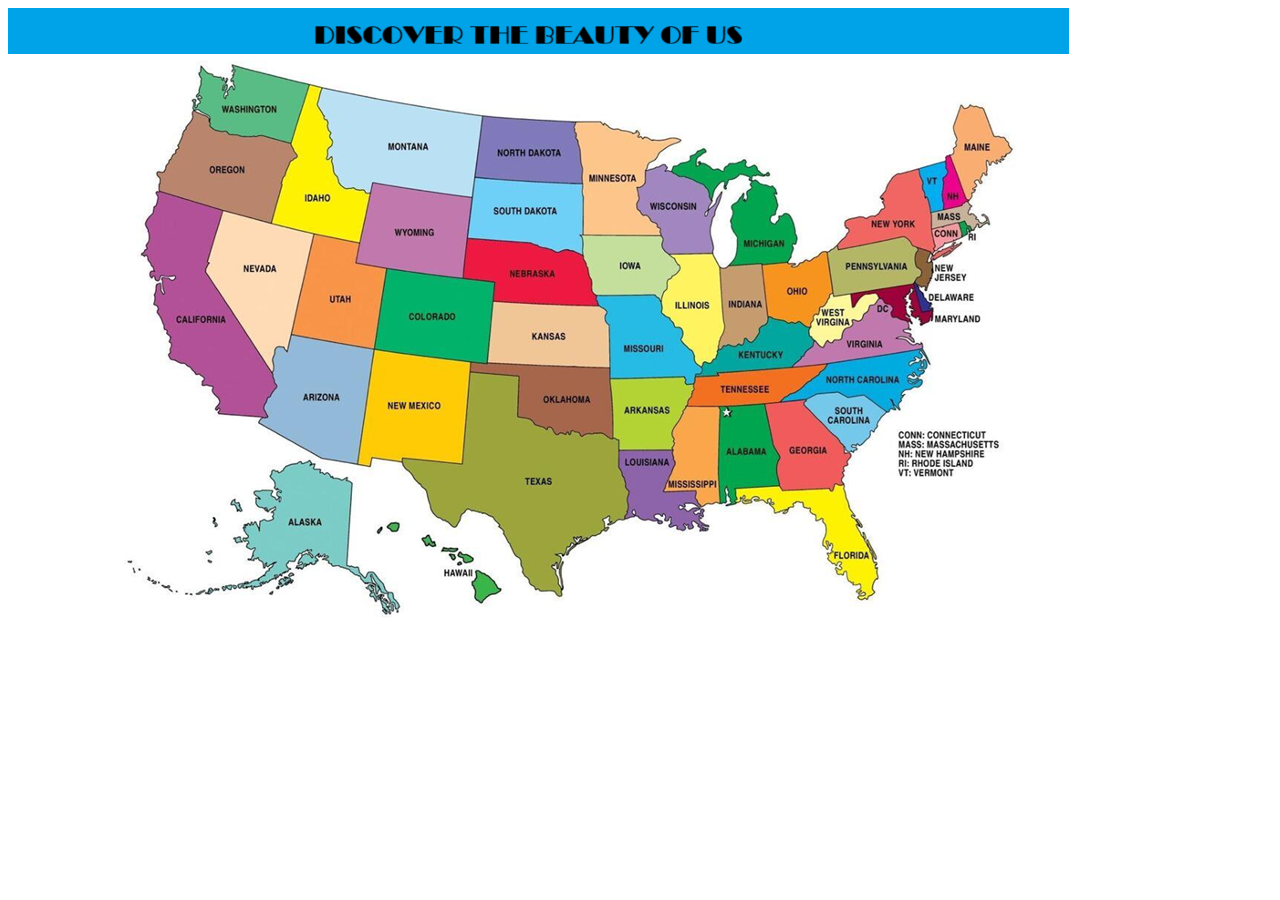
<file: index.html>
<!DOCTYPE html>
<html>
<head>
	<meta charset="utf-8">
	<meta name="viewport" content="width=device-width, initial-scale=1">
	<title>Finals_Assignment2</title>
</head>
<body>

	<img src="Pics/map.png" usemap="#workarea">

	<map name="workarea">

		
		<area shape="polygon" coords="293,244,904,236,896,227,830,239,830,236,841,221,838,214,868,208,877,199,874,188,889,167,907,162,916,188,921,218,924,239" href="newyork.html">
        <area shape="polygon" coords="774,483,819,481,824,484,828,477,836,477,867,554,863,581,866,584,851,589,853,575,845,575,829,561,814,534,817,515,808,511,796,493,784,495,768,503,763,495,728,493,729,481,770,479" href="florida.html">
		<area shape="polygon" coords="463,364,455,454,395,450,396,456,418,480,426,504,438,510,446,518,450,507,460,499,484,506,528,581,545,581,552,587,547,556,555,549,614,510,618,493,618,482,610,460,609,432,601,431,594,426,565,425,548,427,509,408,508,369" href="texas.html">
        <area shape="polygon" coords="149,184,212,203,195,260,261,367,266,377,257,389,256,407,212,404,206,379,194,374,162,347,149,280,138,215" href="california.html">
		<area shape="polygon" coords="281,133,299,76,225,58,223,78,193,59,190,65,191,80,187,100,201,107,204,118,210,121,219,122,223,125,252,127" href="washington.html">
		
        
	</map>

	
</body>
</html>
</file>
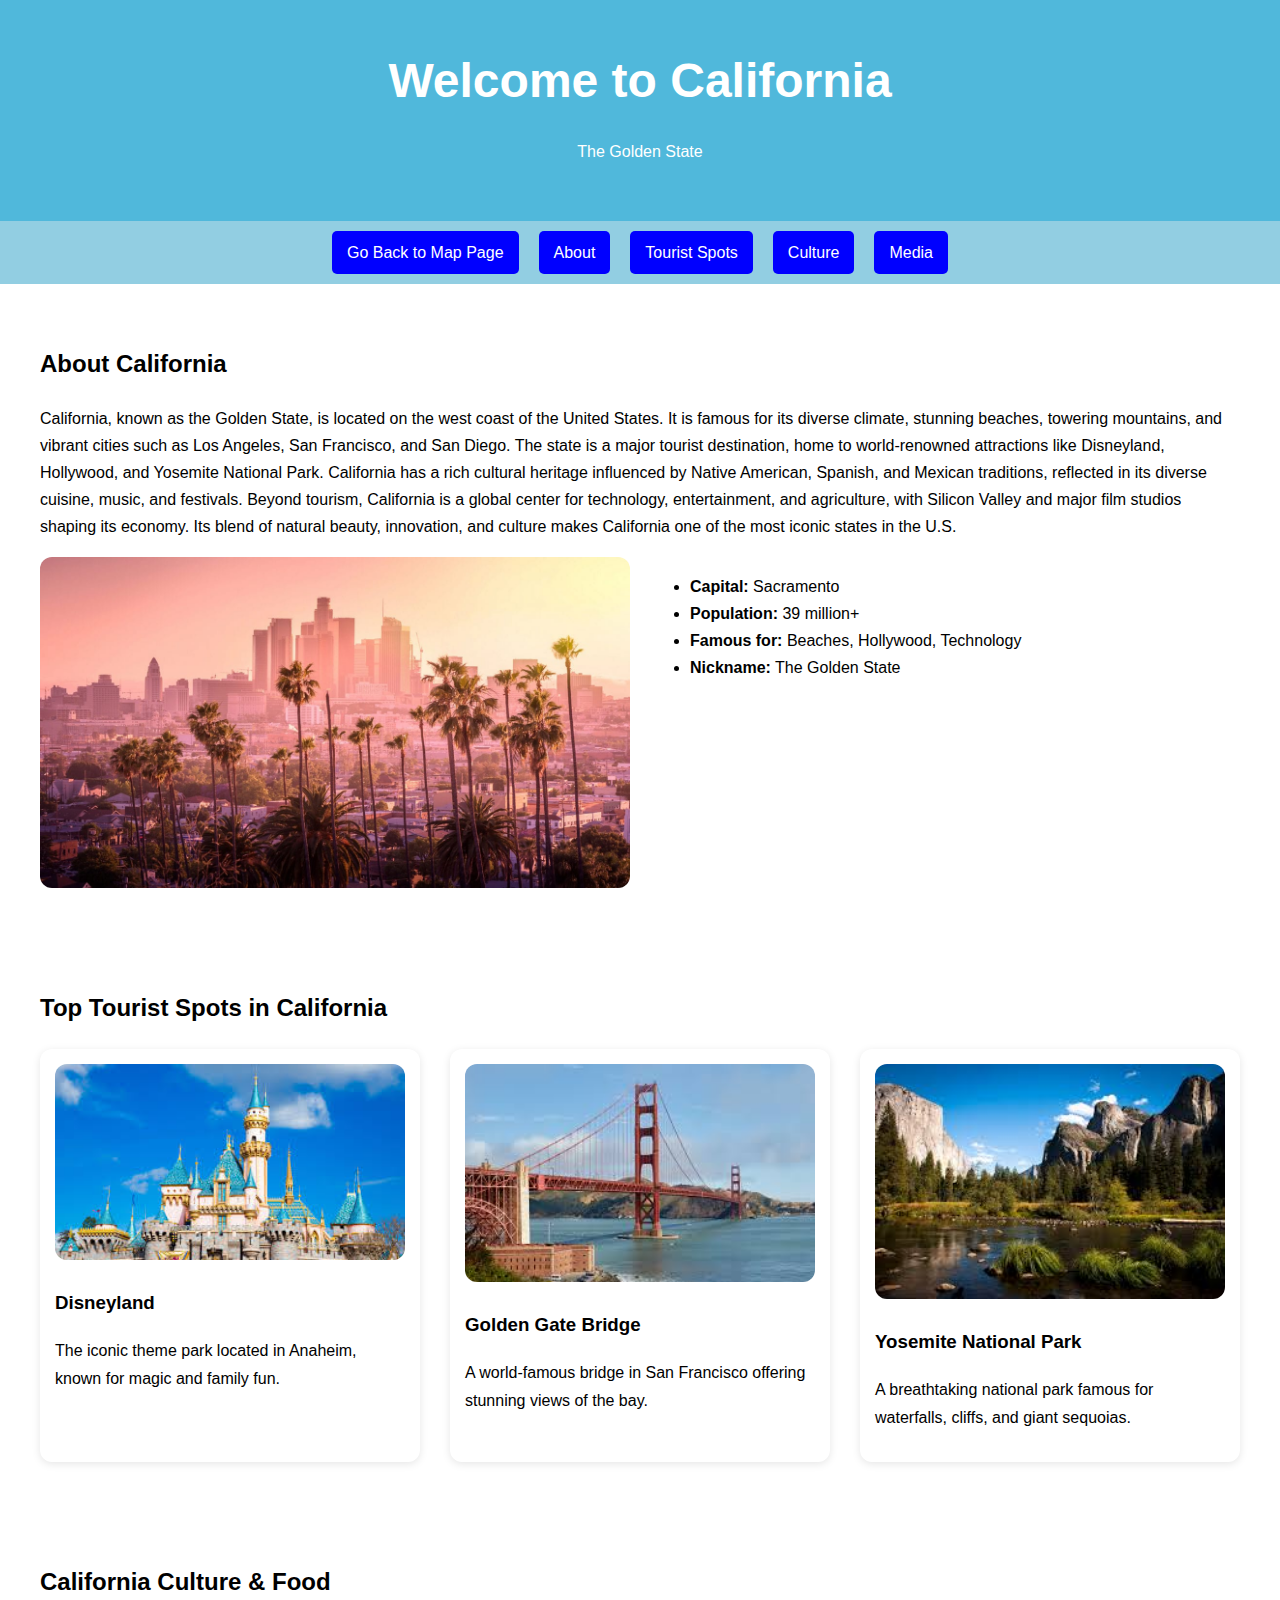
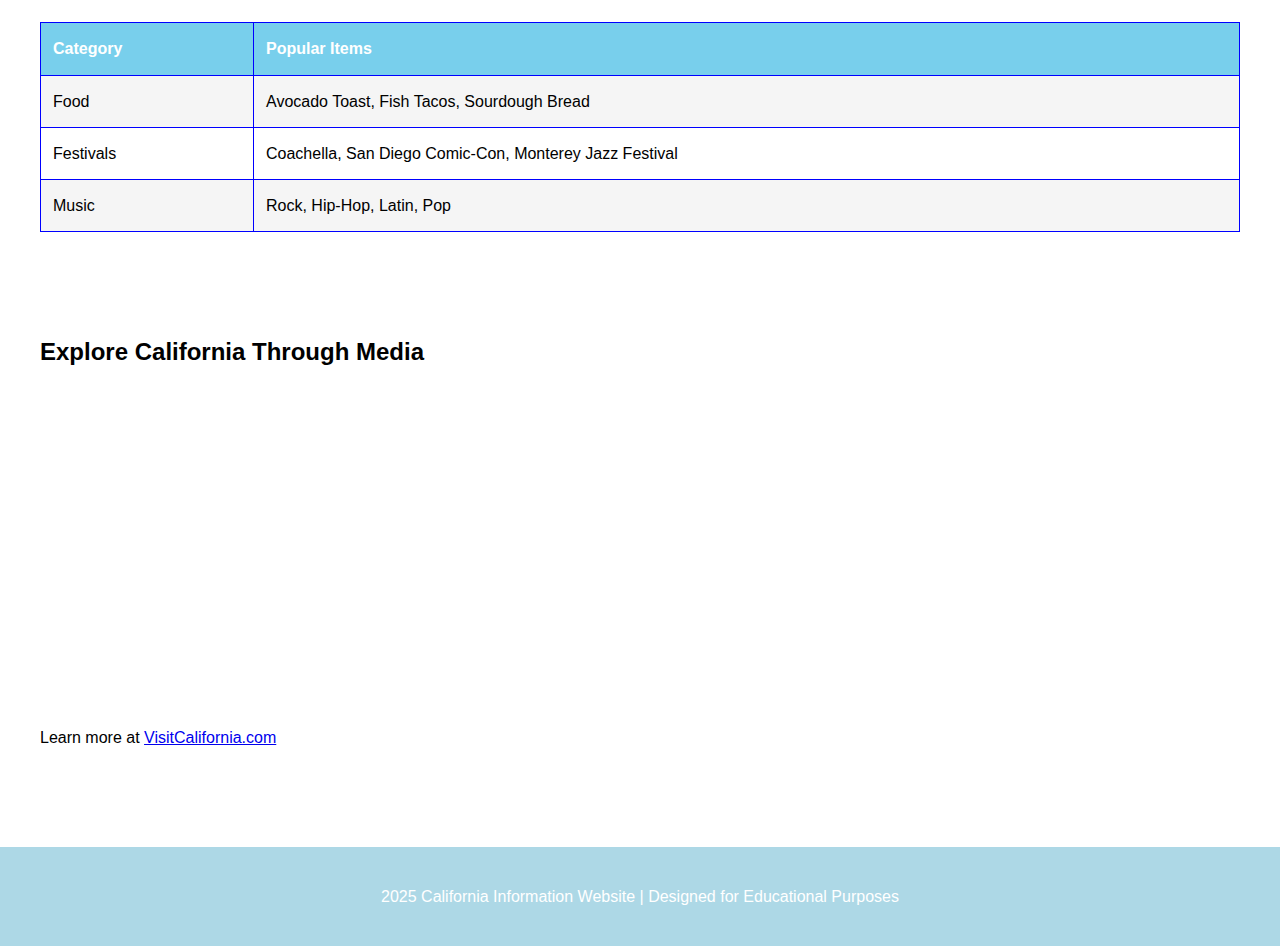
<file: california.html>
<!DOCTYPE html>
<html lang="en">
<head>
    <meta charset="UTF-8">
    <meta name="viewport" content="width=device-width, initial-scale=1.0">
    <title>Discover California</title>
    <link rel="stylesheet" href="floridaNcalifornia.css">
</head>

<body>

    <header>
        <h1>Welcome to California</h1>
        <p>The Golden State</p>
    </header>

    <nav>
        <a href="index.html">Go Back to Map Page</a>
        <a href="#about">About</a>
        <a href="#tourism">Tourist Spots</a>
        <a href="#culture">Culture</a>
        <a href="#media">Media</a>
    </nav>

    <section id="about" class="container">
        <h2>About California</h2>
        <p>
            California, known as the Golden State, is located on the west coast of the United States.
             It is famous for its diverse climate, stunning beaches, towering mountains, and vibrant 
             cities such as Los Angeles, San Francisco, and San Diego. The state is a major tourist destination,
              home to world-renowned attractions like Disneyland, Hollywood, and Yosemite National Park. California
               has a rich cultural heritage influenced by Native American, Spanish, and Mexican traditions, reflected
                in its diverse cuisine, music, and festivals. Beyond tourism, California is a global center for technology,
                 entertainment, and agriculture, with Silicon Valley and major film studios shaping its economy. Its blend of
                  natural beauty, innovation, and culture makes California one of the most iconic states in the U.S.
        </p>

        <div class="grid-2">
            <img src="Pics/california.jpg" alt="California Landscape">
            <ul>
                <li><strong>Capital:</strong> Sacramento</li>
                <li><strong>Population:</strong> 39 million+</li>
                <li><strong>Famous for:</strong> Beaches, Hollywood, Technology</li>
                <li><strong>Nickname:</strong> The Golden State</li>
            </ul>
        </div>
    </section>

    <section id="tourism" class="container">
        <h2>Top Tourist Spots in California</h2>
        <div class="grid-3">
            <div class="card">
                <img src="Pics/disneyland_california.jpg" alt="Disneyland">
                <h3>Disneyland</h3>
                <p>The iconic theme park located in Anaheim, known for magic and family fun.</p>
            </div>

            <div class="card">
                <img src="Pics/sanfrancisco_golden_gate.jpg" alt="Golden Gate Bridge">
                <h3>Golden Gate Bridge</h3>
                <p>A world-famous bridge in San Francisco offering stunning views of the bay.</p>
            </div>

            <div class="card">
                <img src="Pics/yosemite.jpg" alt="Yosemite National Park">
                <h3>Yosemite National Park</h3>
                <p>A breathtaking national park famous for waterfalls, cliffs, and giant sequoias.</p>
            </div>
        </div>
    </section>

    <section id="culture" class="container">
        <h2>California Culture & Food</h2>

        <table>
            <tr>
                <th>Category</th>
                <th>Popular Items</th>
            </tr>
            <tr>
                <td>Food</td>
                <td>Avocado Toast, Fish Tacos, Sourdough Bread</td>
            </tr>
            <tr>
                <td>Festivals</td>
                <td>Coachella, San Diego Comic-Con, Monterey Jazz Festival</td>
            </tr>
            <tr>
                <td>Music</td>
                <td>Rock, Hip-Hop, Latin, Pop</td>
            </tr>
        </table>
    </section>

    <section id="media" class="container">
        <h2>Explore California Through Media</h2>

        <div class="media-box">
            <iframe width="560" height="315" 
            src="https://www.youtube-nocookie.com/embed/VIDEO_ID_HERE"
                title="YouTube video player"
                frameborder="0"
                allow="accelerometer; autoplay; clipboard-write; encrypted-media; gyroscope; picture-in-picture; web-share"
                referrerpolicy="strict-origin-when-cross-origin"
                allowfullscreen>
            </iframe>
        </div>

        <p>Learn more at 
            <a href="https://www.visitcalifornia.com" target="_blank">VisitCalifornia.com</a>
        </p>
    </section>

    <footer>
        <p>2025 California Information Website | Designed for Educational Purposes</p>
    </footer>

</body>
</html>
</file>
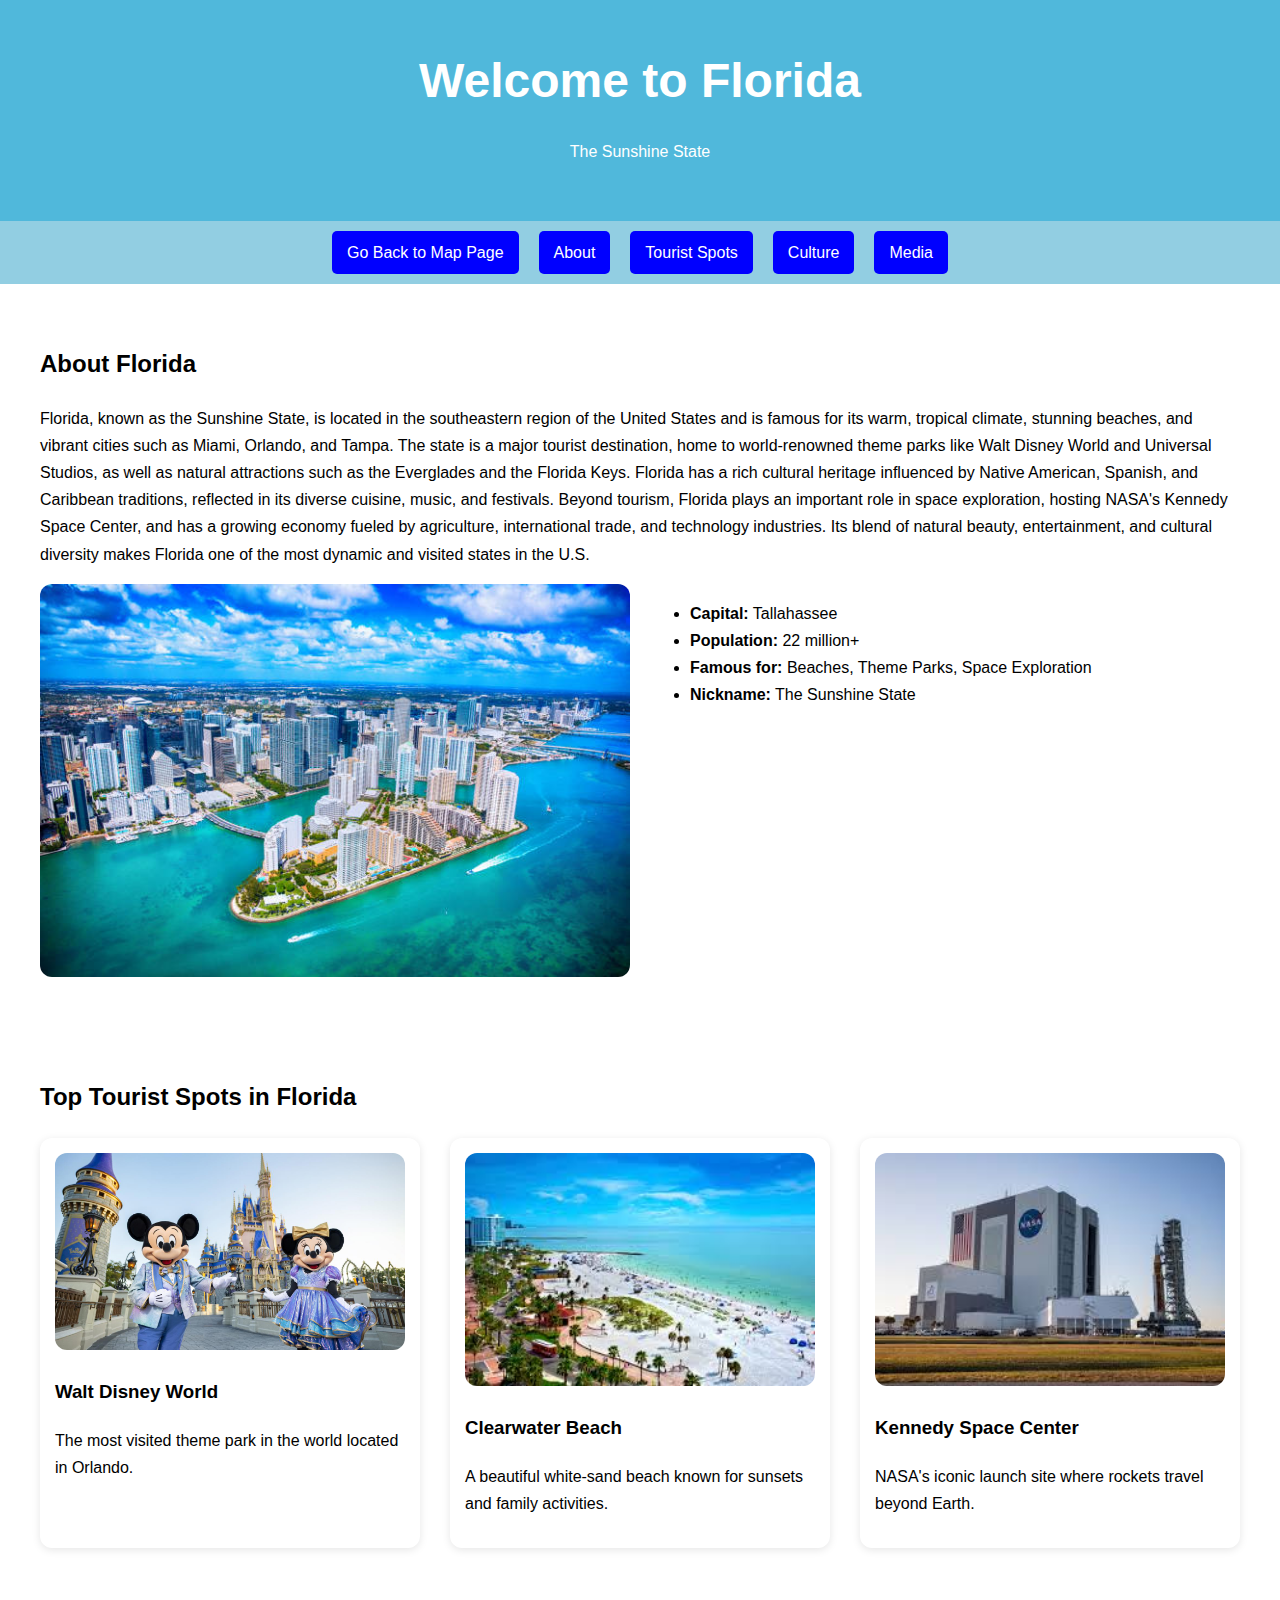
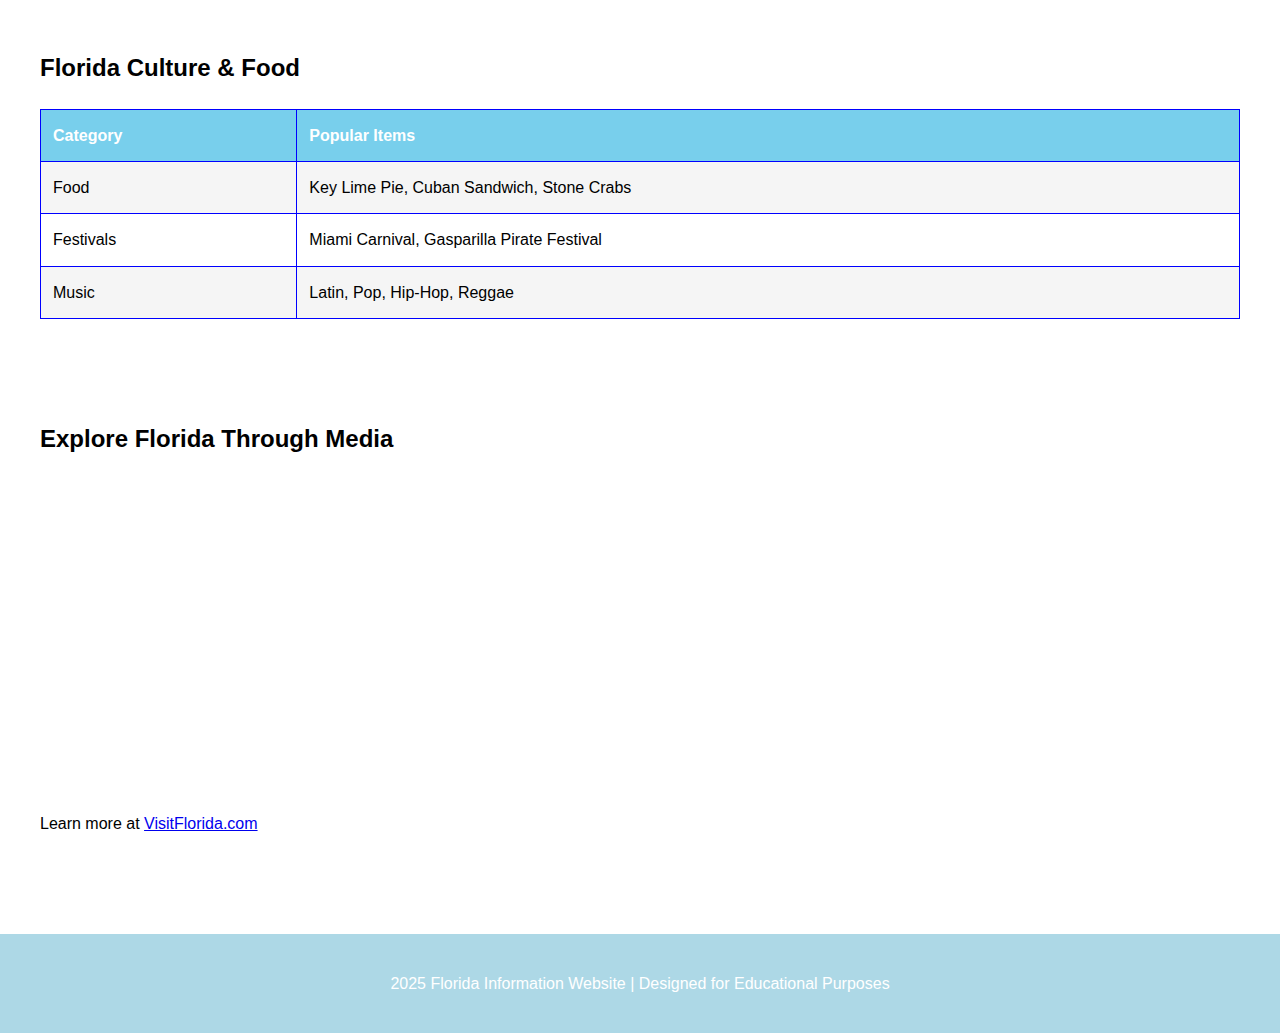
<file: florida.html>
<!DOCTYPE html>
<html lang="en">
<head>
    <meta charset="UTF-8">
    <meta name="viewport" content="width=device-width, initial-scale=1.0">
    <title>Discover Florida</title>
    <link rel="stylesheet" href="floridaNcalifornia.css">
</head>

<body>

    <header>
        <h1>Welcome to Florida</h1>
        <p>The Sunshine State</p>
    </header>

    <nav>
        <a href="index.html">Go Back to Map Page</a>
        <a href="#about">About</a>
        <a href="#tourism">Tourist Spots</a>
        <a href="#culture">Culture</a>
        <a href="#media">Media</a>
    </nav>

    <section id="about" class="container">
        <h2>About Florida</h2>
        <p>
            Florida, known as the Sunshine State, is located in the southeastern region of the
             United States and is famous for its warm, tropical climate, stunning beaches, and
              vibrant cities such as Miami, Orlando, and Tampa. The state is a major tourist
               destination, home to world-renowned theme parks like Walt Disney World and Universal
                Studios, as well as natural attractions such as the Everglades and the Florida Keys.
                 Florida has a rich cultural heritage influenced by Native American, Spanish, and Caribbean
                  traditions, reflected in its diverse cuisine, music, and festivals. Beyond tourism, Florida
                  plays an important role in space exploration, hosting NASA's Kennedy Space Center, and has a
                   growing economy fueled by agriculture, international trade, and technology industries. Its blend of
                    natural beauty, entertainment, and cultural diversity makes Florida one of the most dynamic and
                     visited states in the U.S.
        </p>

        <div class="grid-2">
            <img src="Pics/florida.jpg" alt="Miami Skyline">
            <ul>
                <li><strong>Capital:</strong> Tallahassee</li>
                <li><strong>Population:</strong> 22 million+</li>
                <li><strong>Famous for:</strong> Beaches, Theme Parks, Space Exploration</li>
                <li><strong>Nickname:</strong> The Sunshine State</li>
            </ul>
        </div>
    </section>

    <section id="tourism" class="container">
        <h2>Top Tourist Spots in Florida</h2>
        <div class="grid-3">
            <div class="card">
                <img src="Pics/Disneyworldflorida.jpeg" alt="Disney World">
                <h3>Walt Disney World</h3>
                <p>The most visited theme park in the world located in Orlando.</p>
            </div>

            <div class="card">
                <img src="Pics/clearwaterflorida.jpg" alt="Clearwater Beach">
                <h3>Clearwater Beach</h3>
                <p>A beautiful white-sand beach known for sunsets and family activities.</p>
            </div>

            <div class="card">
                <img src="Pics/NASAFLORIDA.jpg" alt="NASA Kennedy Space Center">
                <h3>Kennedy Space Center</h3>
                <p>NASA's iconic launch site where rockets travel beyond Earth.</p>
            </div>
        </div>
    </section>

    <section id="culture" class="container">
        <h2>Florida Culture & Food</h2>

        <table>
            <tr>
                <th>Category</th>
                <th>Popular Items</th>
            </tr>
            <tr>
                <td>Food</td>
                <td>Key Lime Pie, Cuban Sandwich, Stone Crabs</td>
            </tr>
            <tr>
                <td>Festivals</td>
                <td>Miami Carnival, Gasparilla Pirate Festival</td>
            </tr>
            <tr>
                <td>Music</td>
                <td>Latin, Pop, Hip-Hop, Reggae</td>
            </tr>
        </table>
    </section>

    <section id="media" class="container">
        <h2>Explore Florida Through Media</h2>

        <div class="media-box">
            <iframe width="560" height="315" 
            src="https://www.youtube-nocookie.com/embed/Scxs7L0vhZ4"
                title="YouTube video player"
                frameborder="0"
                allow="accelerometer; autoplay; clipboard-write; encrypted-media; gyroscope; picture-in-picture; web-share"
                referrerpolicy="strict-origin-when-cross-origin"
                allowfullscreen>
            </iframe>
        </div>

        <p>Learn more at 
            <a href="https://www.visitflorida.com" target="_blank">VisitFlorida.com</a>
        </p>
    </section>

    <footer>
        <p>2025 Florida Information Website | Designed for Educational Purposes</p>
    </footer>

</body>
</html>
</file>
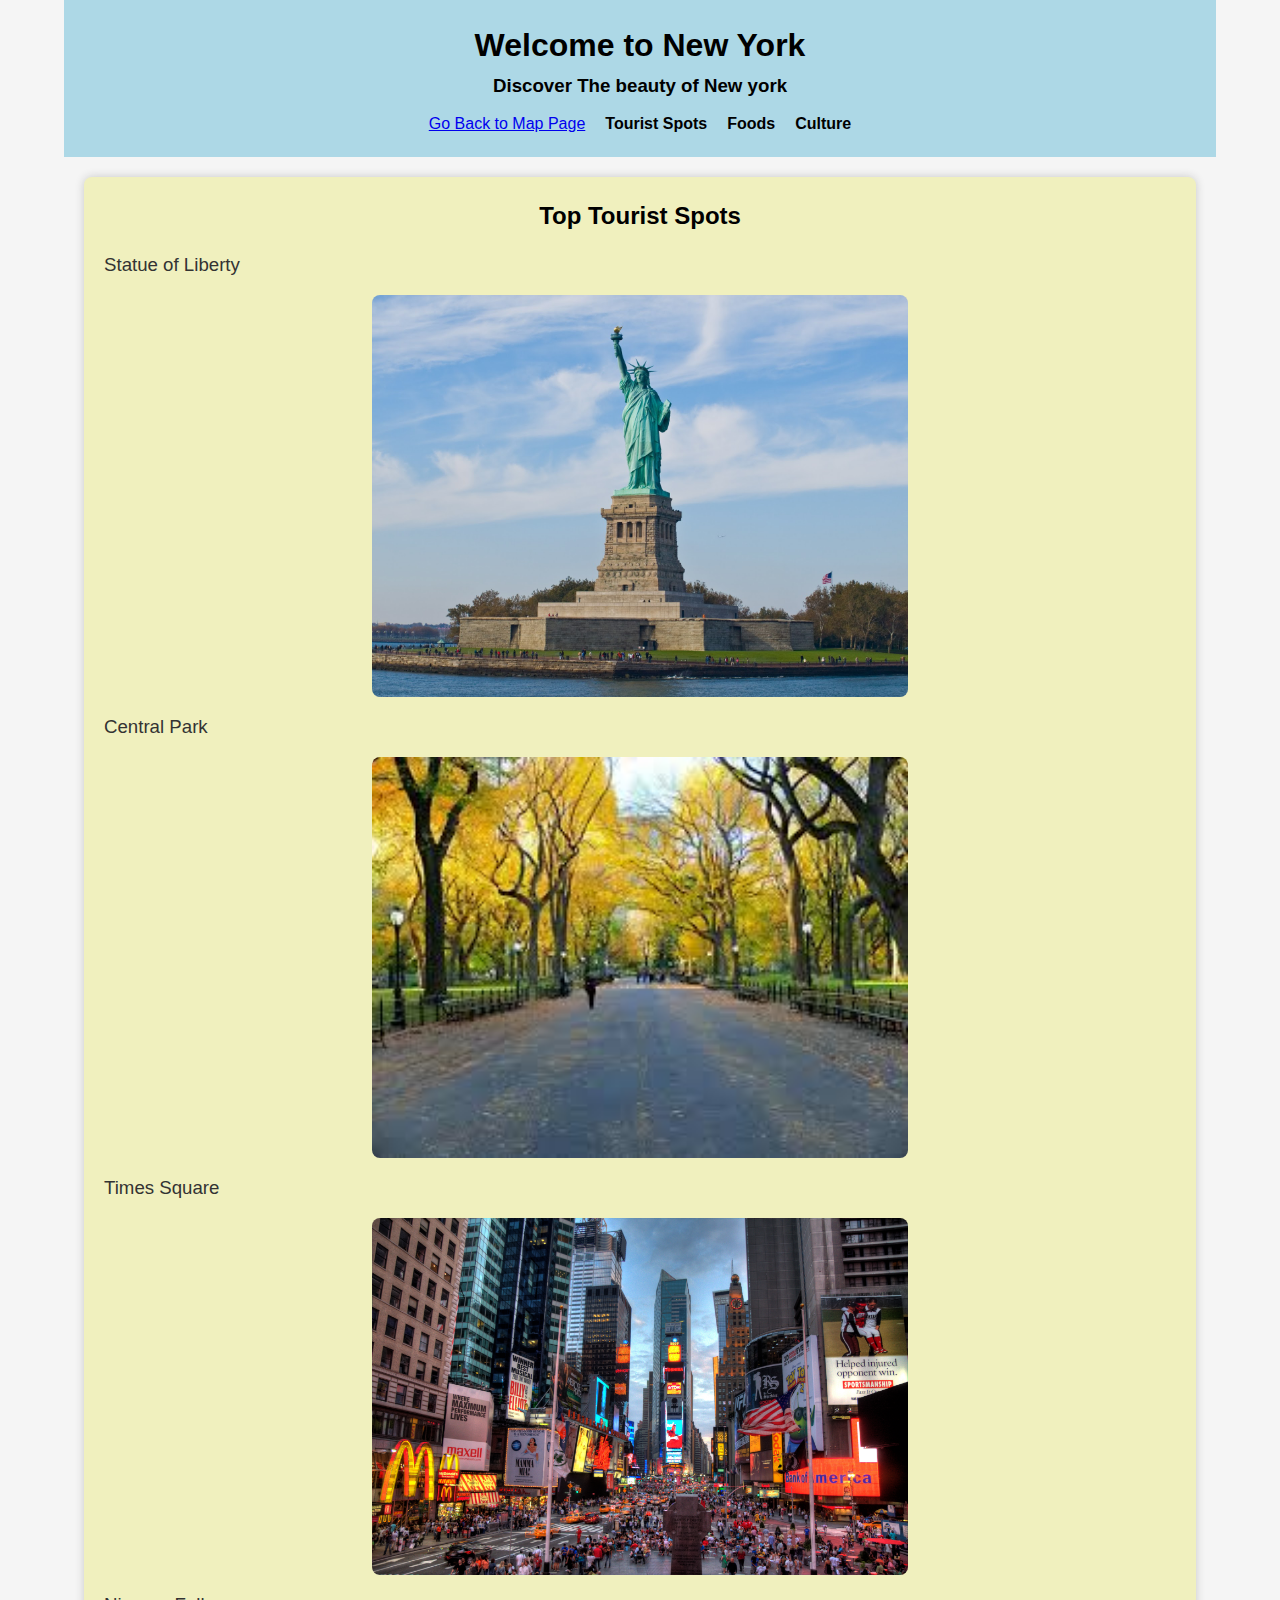
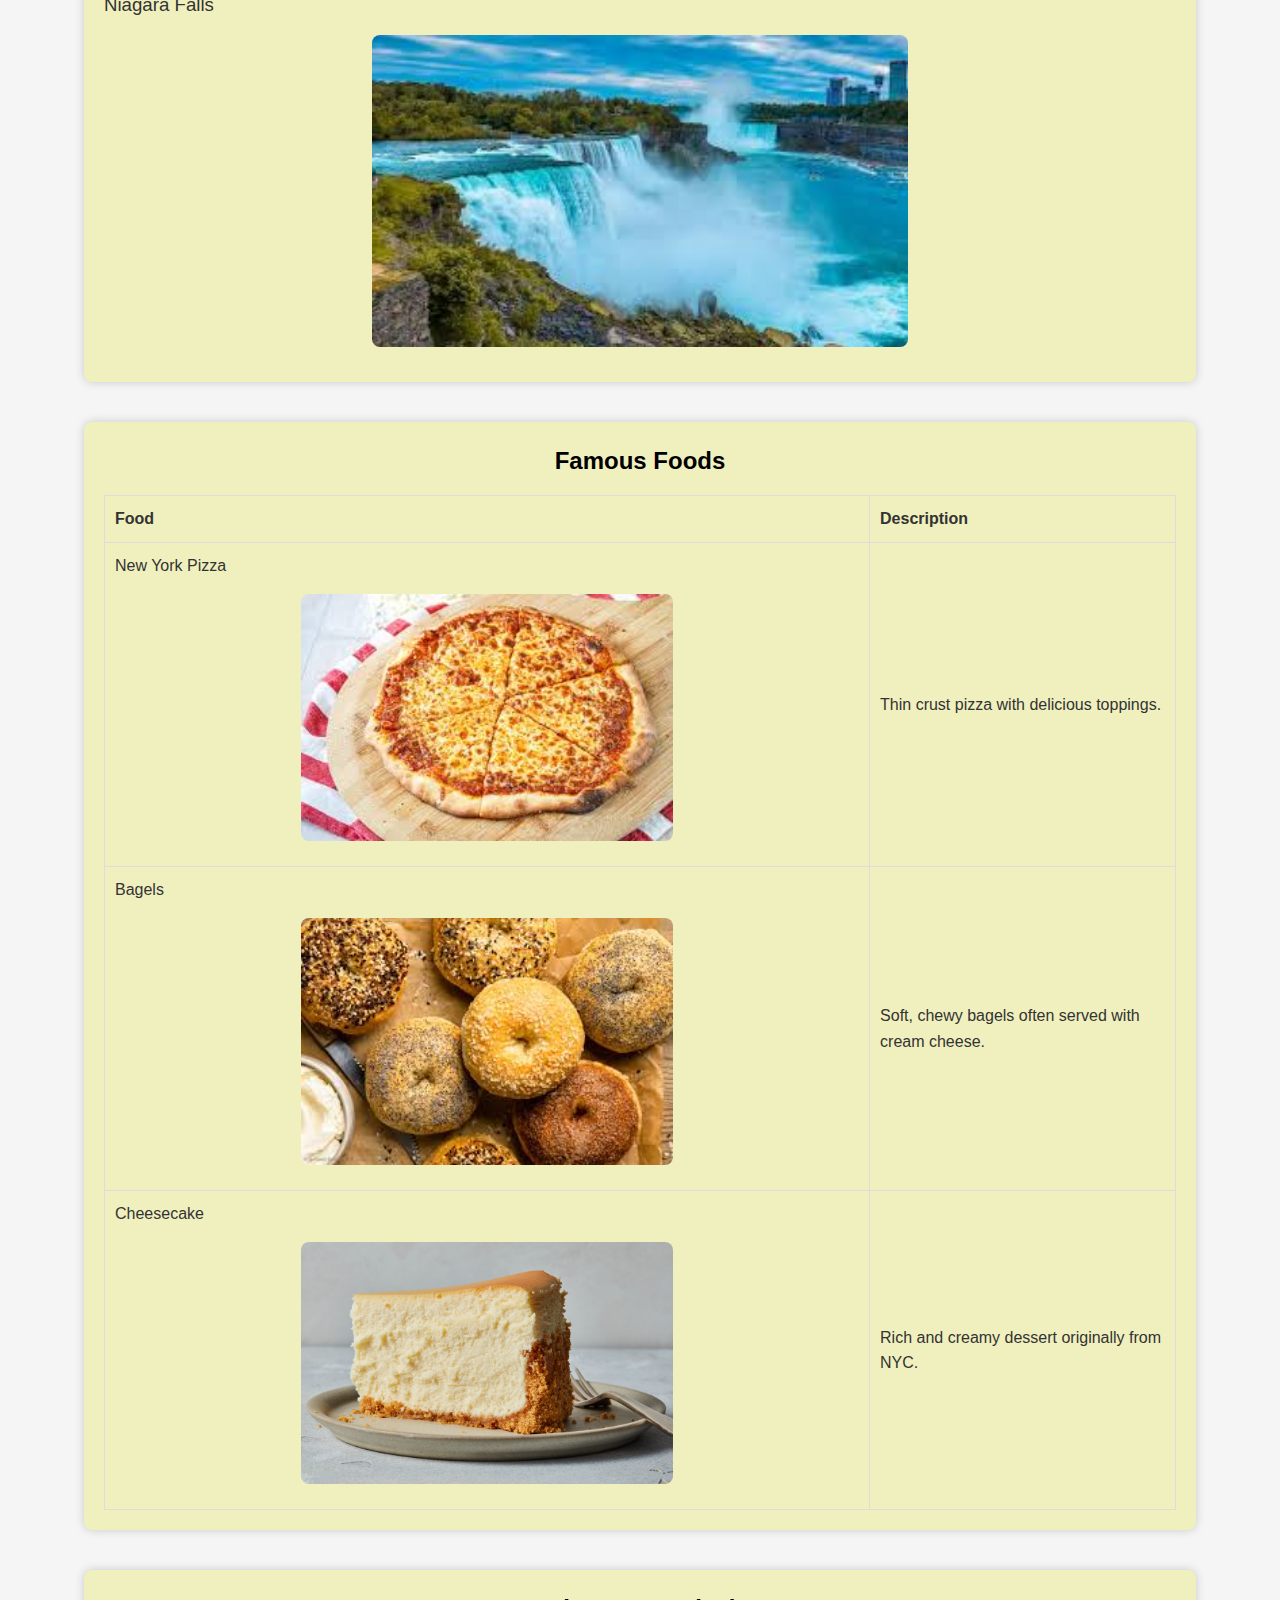
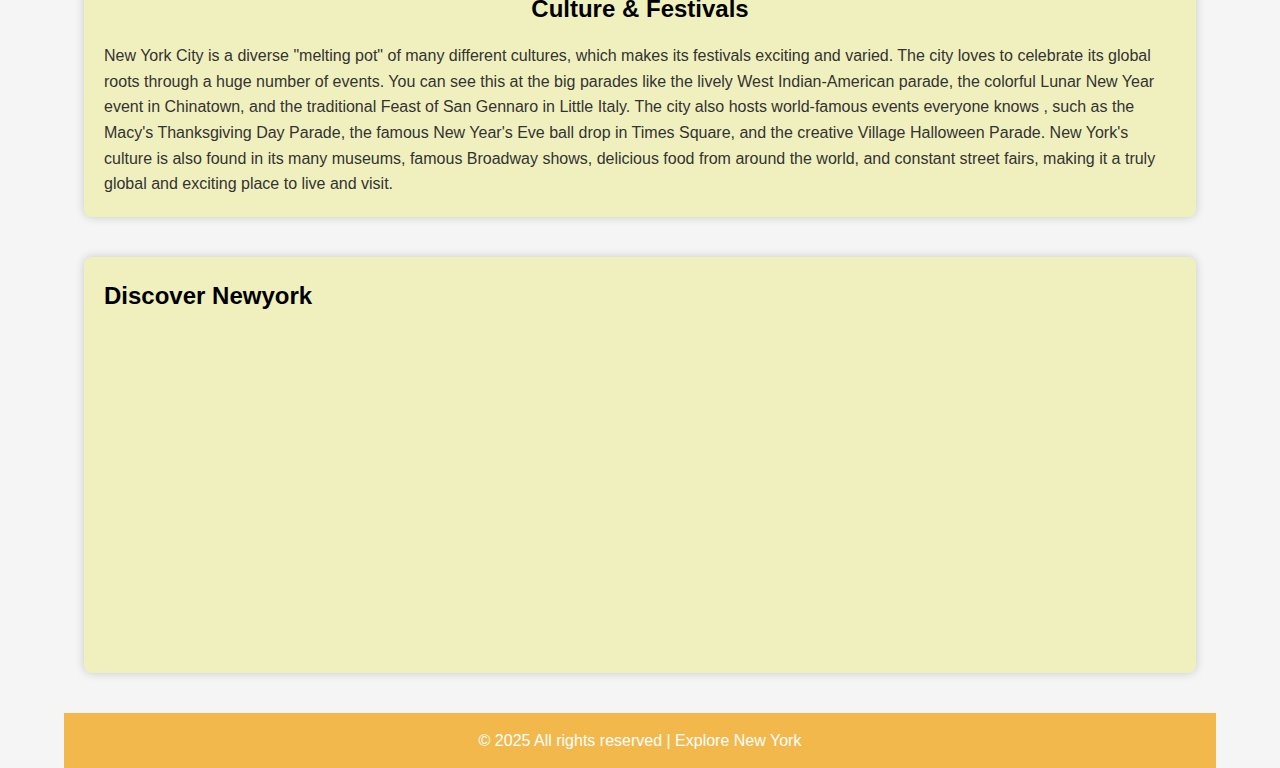
<file: newyork.html>
<!DOCTYPE html>
<html lang="en">
<head>
    <meta charset="UTF-8">
    <meta name="viewport" content="width=device-width, initial-scale=1.0">
    <title>New York State</title>
    <link rel="stylesheet" href="style.css">
</head>
<body>
    <header>
        <h1>Welcome to New York</h1>
        <h3>Discover The beauty of New york</h3>
        
        <nav>
            <ul>
                <a href="index.html">Go Back to Map Page</a>
                <li><a href="#tourist-spots">Tourist Spots</a></li>
                <li><a href="#foods">Foods</a></li>
                <li><a href="#culture">Culture</a></li>
                
            </ul>
        </nav>
    </header>
  

    <main class="container">
       
        <section id="tourist-spots">
            <h2 class="h2">Top Tourist Spots</h2>
            <ul>
                <li>Statue of Liberty</li>
                <img src="Pics/Statue_of_Liberty,_NY.jpg" alt="Statue of liberty">
                <li>Central Park</li>
                <img src="Pics/ny.jpg" alt="Central Park">
                <li>Times Square</li>
                  <img src="Pics/Timesquare.jpg" alt="Timesquare">
                <li>Niagara Falls</li>
                  <img src="Pics/niagara.jpg" alt="Niagara">
            </ul>
        </section>

        
        <section id="foods">
            <h2 class="h2">Famous Foods</h2>
            <table>
                <tr>
                    <th>Food</th>
                    <th>Description</th>
                </tr>
                <tr>
                    <td>New York Pizza
                        <img src="Pics/pizza.jpg" alt="pizza">
                    </td>
                    <td>Thin crust pizza with delicious toppings.</td>
                </tr>
                <tr>
                    <td>Bagels
                        <img src="Pics/bagels.jpg" alt="bagels">
                    </td>
                    <td>Soft, chewy bagels often served with cream cheese.</td>
                </tr>
                <tr>
                    <td>Cheesecake
                        <img src="Pics/cheesecake.jpg" alt="cheesecake">
                    </td>
                    <td>Rich and creamy dessert originally from NYC.</td>
                </tr>
            </table>
        </section>

        
        <section id="culture">
            <h2 class="h2">Culture & Festivals</h2>
            <p>New York City is a diverse "melting pot" of many different cultures, which makes its festivals exciting and varied.
                 The city loves to celebrate its global roots through a huge number of events.
                 You can see this at the big parades like the lively West Indian-American parade, the colorful Lunar New Year event in
                 Chinatown, and the traditional Feast of San Gennaro in Little Italy. The city also hosts world-famous events everyone knows
                 , such as the Macy's Thanksgiving Day Parade, the famous New Year's Eve ball drop in Times Square, and the creative Village Halloween Parade. 
                 New York's culture is also found in its many museums, famous Broadway shows, delicious food from around the world, and constant street fairs, 
                 making it a truly global and exciting place to live and visit.
    </p>
        </section> 
        <section id="discover">
            <h2>Discover Newyork</h2>
          <iframe width="560" height="315" src="https://www.youtube.com/embed/r4znxBN9fmY?si=jcSNImooiFuqpvX8" title="YouTube video player" frameborder="0" allow="accelerometer; autoplay; clipboard-write; encrypted-media; gyroscope; picture-in-picture; web-share" referrerpolicy="strict-origin-when-cross-origin" allowfullscreen></iframe>
</iframe>

        </section>
    </main>

    <footer>
        <p>&copy; 2025 All rights reserved | Explore New York</p>
    </footer>
</body>
</html>
</file>
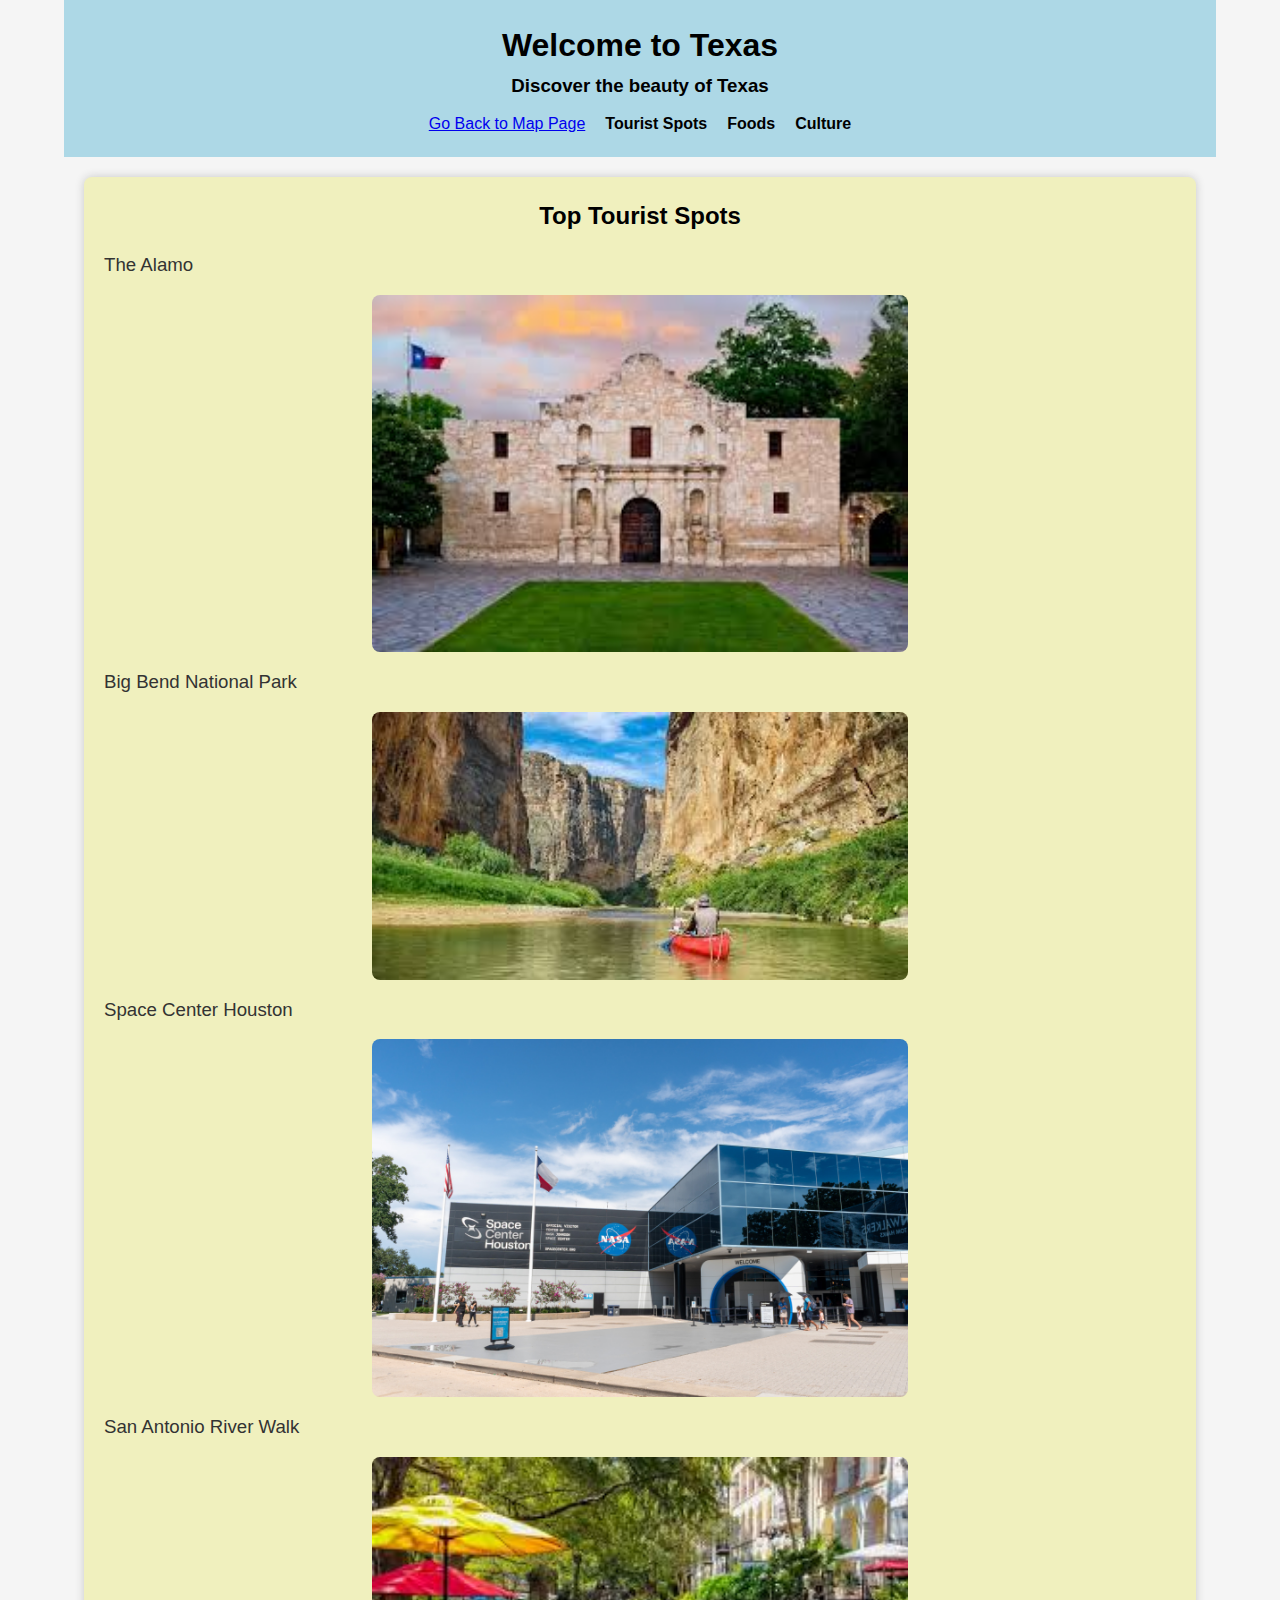
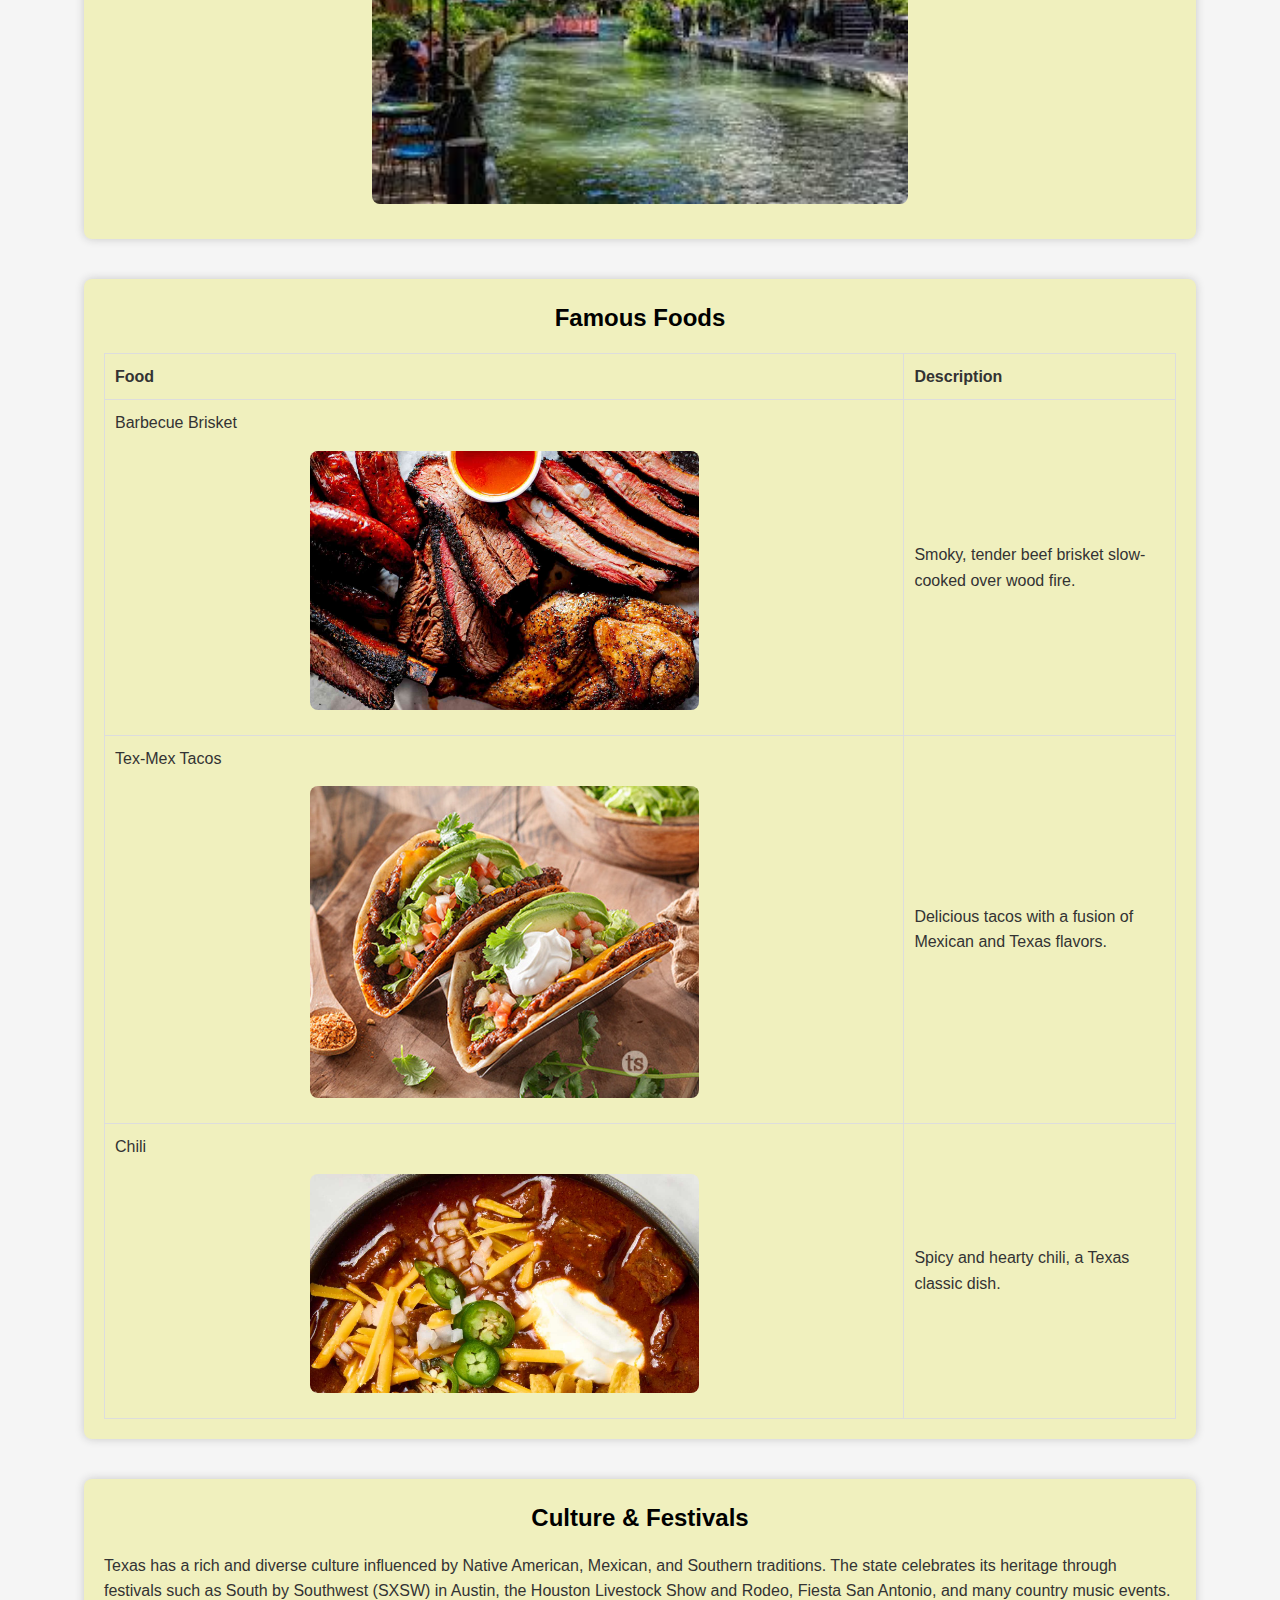
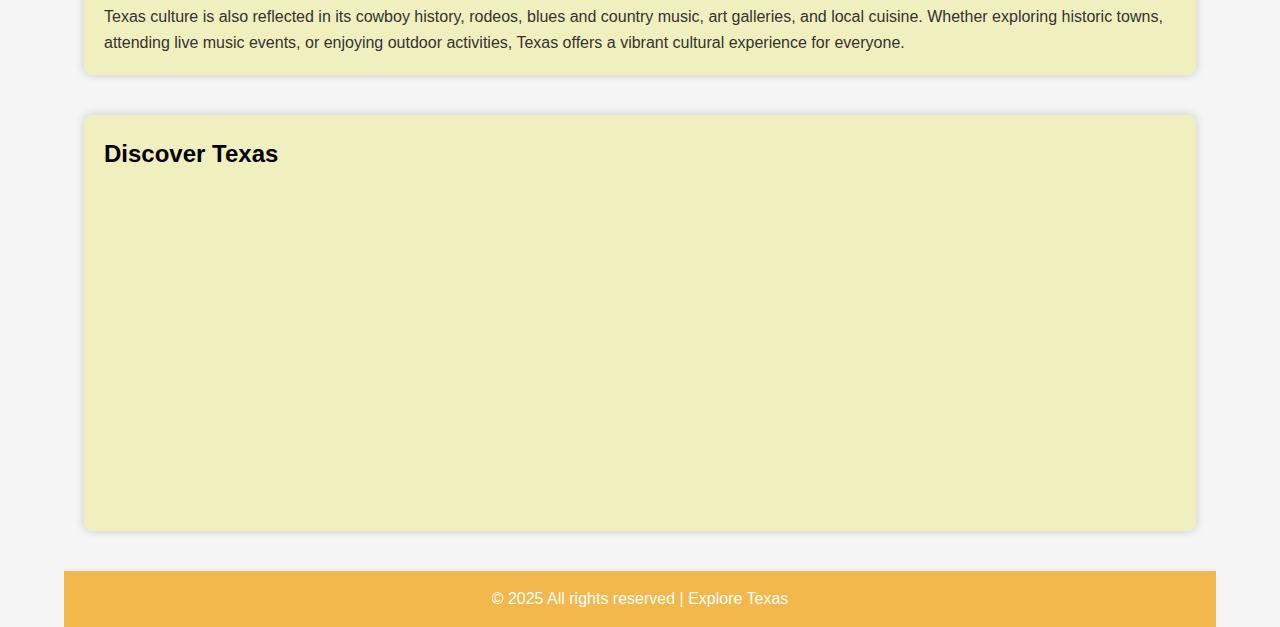
<file: texas.html>
<!DOCTYPE html>
<html lang="en">
<head>
    <meta charset="UTF-8">
    <meta name="viewport" content="width=device-width, initial-scale=1.0">
    <title>Texas State</title>
    <link rel="stylesheet" href="style.css">
</head>
<body>
    <header>
        <h1>Welcome to Texas</h1>
        <h3>Discover the beauty of Texas</h3>
        
        <nav>
            <ul>
                <a href="index.html">Go Back to Map Page</a>
                <li><a href="#tourist-spots">Tourist Spots</a></li>
                <li><a href="#foods">Foods</a></li>
                <li><a href="#culture">Culture</a></li>
            </ul>
        </nav>
    </header>
  

    <main class="container">
       
        <section id="tourist-spots">
            <h2 class="h2">Top Tourist Spots</h2>
            <ul>
                <li>The Alamo</li>
                <img src="Pics/alamotexas.jpg" alt="The Alamo">
                <li>Big Bend National Park</li>
                <img src="Pics/Bendtexas.jpg" alt="Big Bend National Park">
                <li>Space Center Houston</li>
                <img src="Pics/spacetexas.jpg" alt="Space Center Houston">
                <li>San Antonio River Walk</li>
                <img src="Pics/sanantoniotexas.jpg" alt="San Antonio River Walk">
            </ul>
        </section>

        
        <section id="foods">
            <h2 class="h2">Famous Foods</h2>
            <table>
                <tr>
                    <th>Food</th>
                    <th>Description</th>
                </tr>
                <tr>
                    <td>Barbecue Brisket
                        <img src="Pics/brisket.jpg" alt="Brisket">
                    </td>
                    <td>Smoky, tender beef brisket slow-cooked over wood fire.</td>
                </tr>
                <tr>
                    <td>Tex-Mex Tacos
                        <img src="Pics/tacos.jpg" alt="Tex-Mex Tacos">
                    </td>
                    <td>Delicious tacos with a fusion of Mexican and Texas flavors.</td>
                </tr>
                <tr>
                    <td>Chili
                        <img src="Pics/chili.jpg" alt="Chili">
                    </td>
                    <td>Spicy and hearty chili, a Texas classic dish.</td>
                </tr>
            </table>
        </section>

        
        <section id="culture">
            <h2 class="h2">Culture & Festivals</h2>
            <p>
                Texas has a rich and diverse culture influenced by Native American, Mexican, and Southern traditions. 
                The state celebrates its heritage through festivals such as South by Southwest (SXSW) in Austin, the Houston Livestock Show and Rodeo, 
                Fiesta San Antonio, and many country music events. Texas culture is also reflected in its cowboy history, rodeos, blues and country music, 
                art galleries, and local cuisine. Whether exploring historic towns, attending live music events, or enjoying outdoor activities, 
                Texas offers a vibrant cultural experience for everyone.
            </p>
        </section> 

        <section id="discover">
            <h2>Discover Texas</h2>
            <iframe width="560" height="315" 
                src="https://www.youtube-nocookie.com/embed/t1h0EYI3L9Q" 
                title="Texas Travel Video" frameborder="0" 
                allow="accelerometer; autoplay; clipboard-write; encrypted-media; gyroscope; picture-in-picture; web-share" 
                referrerpolicy="strict-origin-when-cross-origin" allowfullscreen>
            </iframe>
        </section>
    </main>

    <footer>
        <p>&copy; 2025 All rights reserved | Explore Texas</p>
    </footer>
</body>
</html>
</file>
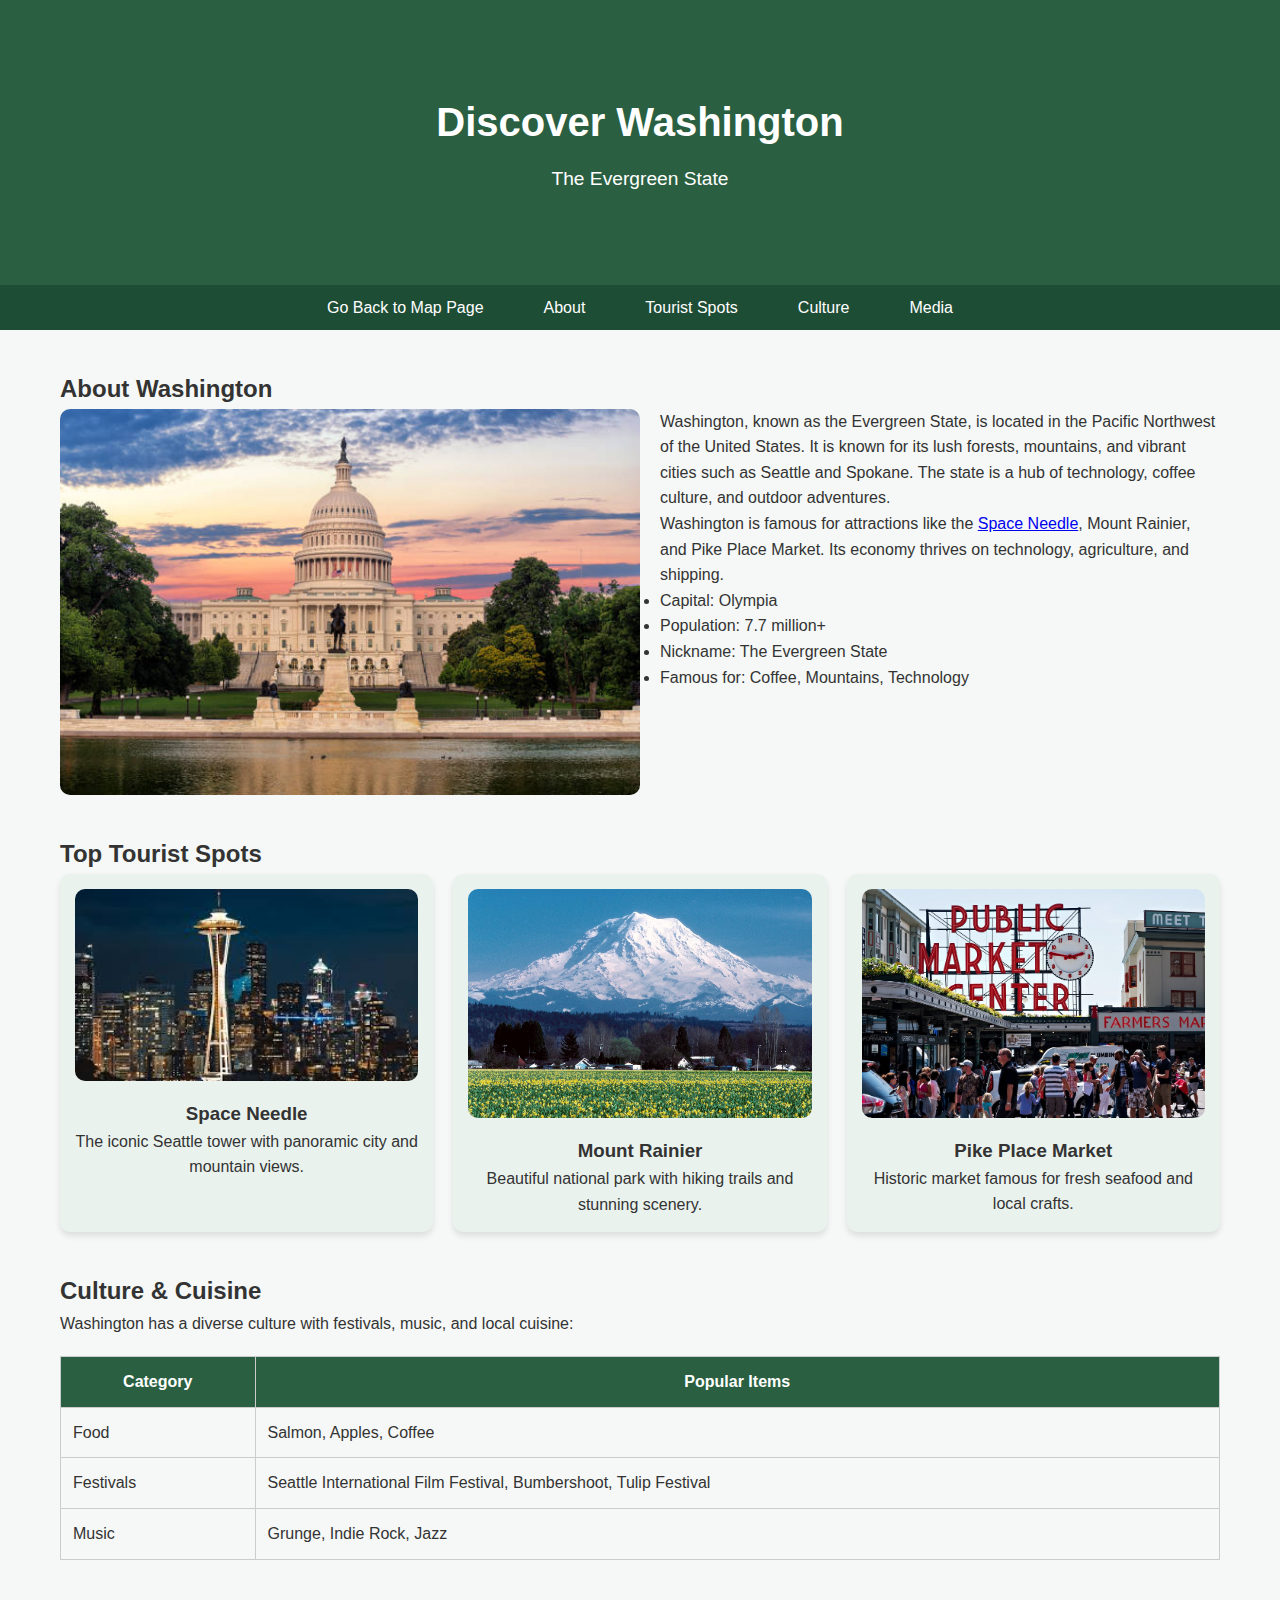
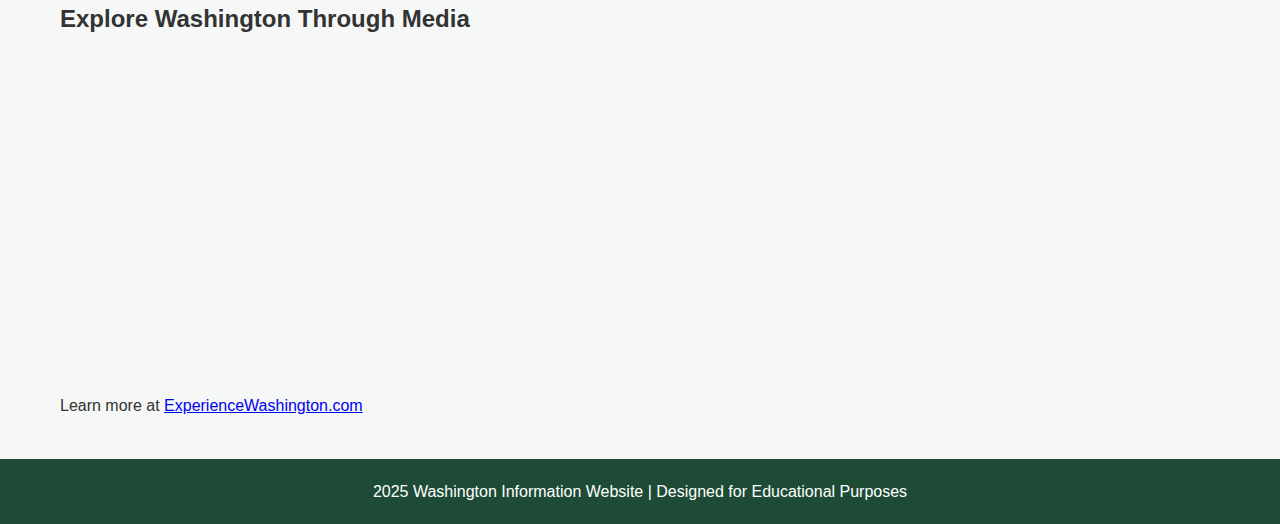
<file: washington.html>
<!DOCTYPE html>
<html lang="en">
<head>
    <meta charset="UTF-8">
    <meta name="viewport" content="width=device-width, initial-scale=1.0">
    <title>Discover Washington</title>
    <link rel="stylesheet" href="washington.css">
</head>
<body>

    
    <header>
        <div class="container">
            <h1>Discover Washington</h1>
            <p>The Evergreen State</p>
        </div>
    </header>

   
    <nav>
        <ul class="nav-list">
             <li><a href="index.html">Go Back to Map Page</a></li>
            <li><a href="#about">About</a></li>
            <li><a href="#tourism">Tourist Spots</a></li>
            <li><a href="#culture">Culture</a></li>
            <li><a href="#media">Media</a></li>
        </ul>
    </nav>

  
    <section id="about" class="container">
        <h2>About Washington</h2>
        <div class="about-grid">
            <img src="Pics/washington.jpg" alt="Washington Landscape">
            <article>
                <p>
                    Washington, known as the Evergreen State, is located in the Pacific Northwest of the United States.
                    It is known for its lush forests, mountains, and vibrant cities such as Seattle and Spokane.
                    The state is a hub of technology, coffee culture, and outdoor adventures.
                </p>
                <p>
                    Washington is famous for attractions like the <a href="#tourism">Space Needle</a>, Mount Rainier, and Pike Place Market.
                    Its economy thrives on technology, agriculture, and shipping.
                </p>
                <ul>
                    <li>Capital: Olympia</li>
                    <li>Population: 7.7 million+</li>
                    <li>Nickname: The Evergreen State</li>
                    <li>Famous for: Coffee, Mountains, Technology</li>
                </ul>
            </article>
        </div>
    </section>

   
    <section id="tourism" class="container">
        <h2>Top Tourist Spots</h2>
        <div class="card-grid">
            <div class="card">
                <img src="Pics/space.jpg" alt="Space Needle">
                <h3>Space Needle</h3>
                <p>The iconic Seattle tower with panoramic city and mountain views.</p>
            </div>
            <div class="card">
                <img src="Pics/rainer.jpg" alt="Mount Rainier">
                <h3>Mount Rainier</h3>
                <p>Beautiful national park with hiking trails and stunning scenery.</p>
            </div>
            <div class="card">
                <img src="Pics/market.jpg" alt="Pike Place Market">
                <h3>Pike Place Market</h3>
                <p>Historic market famous for fresh seafood and local crafts.</p>
            </div>
        </div>
    </section>

  
    <section id="culture" class="container">
        <h2>Culture & Cuisine</h2>
        <p>Washington has a diverse culture with festivals, music, and local cuisine:</p>
        <table>
            <thead>
                <tr>
                    <th>Category</th>
                    <th>Popular Items</th>
                </tr>
            </thead>
            <tbody>
                <tr>
                    <td>Food</td>
                    <td>Salmon, Apples, Coffee</td>
                </tr>
                <tr>
                    <td>Festivals</td>
                    <td>Seattle International Film Festival, Bumbershoot, Tulip Festival</td>
                </tr>
                <tr>
                    <td>Music</td>
                    <td>Grunge, Indie Rock, Jazz</td>
                </tr>
            </tbody>
        </table>
    </section>

   
    <section id="media" class="container">
        <h2>Explore Washington Through Media</h2>
        <div class="media-box">
            <iframe width="560" height="315" 
                src="https://www.youtube-nocookie.com/embed/VIDEO_ID_HERE" 
                title="Washington Video" frameborder="0" 
                allow="accelerometer; autoplay; clipboard-write; encrypted-media; gyroscope; picture-in-picture; web-share" 
                allowfullscreen>
            </iframe>
        </div>
        <p>Learn more at <a href="https://www.experiencewa.com" target="_blank">ExperienceWashington.com</a></p>
    </section>


    <footer>
        <p>2025 Washington Information Website | Designed for Educational Purposes</p>
    </footer>

</body>
</html>
</file>
<file: floridaNcalifornia.css>
body {
    margin: 0;
    font-family: Arial, Helvetica, sans-serif;
    background: white;
    color: black;
    line-height: 1.7;
}

header {
    text-align: center;
    padding: 40px;
    background: rgb(80, 184, 219);
    color: white;
}

header h1 {
    margin: 0;
    font-size: 3rem;
}

nav {
    display: flex;
    justify-content: center;
    background: rgb(146, 206, 226);
    padding: 10px;
    gap: 20px;
}

nav a {
    color: white;
    text-decoration: none;
    padding: 8px 15px;
    background: blue;
    border-radius: 5px;
    transition: 0.3s;
}

nav a:hover {
    background: lightblue;
}

.container {
    padding: 40px;
}


.grid-2 {
    display: grid;
    grid-template-columns: 1fr 1fr;
    gap: 20px;
}

.grid-3 {
    display: grid;
    grid-template-columns: repeat(3, 1fr);
    gap: 30px;
}


img {
    width: 100%;
    border-radius: 12px;
    object-fit: cover;
}


.card {
    background: white;
    padding: 15px;
    border-radius: 12px;
    box-shadow: 0 2px 8px rgba(0,0,0,0.1);
    transition: transform .3s;
}

.card:hover {
    transform: scale(1.03);
}


table {
    width: 100%;
    border-collapse: collapse;
    margin-top: 20px;
}

table th, table td {
    border: 1px solid blue;
    padding: 12px;
    text-align: left;
}

table th {
    background: rgb(120, 207, 236);
    color: white;
}

table tr:nth-child(even) {
    background: whitesmoke;
}

.media-box {
    display: flex;
    justify-content: center;
}


footer {
    text-align: center;
    padding: 20px;
    background: lightblue;
    color: white;
    margin-top: 40px;
}


@media (max-width: 900px) {
    .grid-2, .grid-3 {
        grid-template-columns: 1fr;
    }

    iframe {
        width: 100%;
    }
}
</file>
<file: style.css>
* {
    margin: 0;
    padding: 0;
    box-sizing: border-box;
}

body {
    font-family: Arial, sans-serif;
    line-height: 1.6;
    background-color: whitesmoke;
    color: #333;
    width: 90%;
    margin: 0 auto;
}

header {
    background-color: lightblue;
    color: black;
    padding: 20px 0;
    text-align: center;
}

header nav ul {
    list-style: none;
    display: flex;
    justify-content: center;
    gap: 20px;
    margin-top: 10px;
}

header nav ul li a {
    color: black;
    text-decoration: none;
    font-weight: bold;
    transition: color 0.3s, text-decoration 0.3s;
}


header nav ul li a:hover {
     background-color: darkblue;
    color: white;
}

.h2 {
    text-align: center;
}

#tourist-spots ul li {
    list-style-type: none;
    font-size: 14pt;
}

.container {
    max-width: 1200px;
    margin: 20px auto;
    padding: 0 20px;
    display: flex;
    flex-direction: column;
    gap: 40px;
}

section {
    background-color: rgb(240, 240, 190);
    padding: 20px;
    color: #333;
    border-radius: 8px;
    box-shadow: 0 0 10px rgba(31, 30, 30, 0.2);
    width: 100%;
}

section h2 {
    margin-bottom: 15px;
    color: black;
}

table {
    width: 100%;
    border-collapse: collapse;
    margin-top: 10px;
}

table, th, td {
    border: 1px solid #ddd;
}

th, td {
    padding: 10px;
    text-align: left;
}

img {
    width: 50%;
    max-width: 100%;
    display: block;
    margin: 15px auto;
    border-radius: 8px;
}

footer {
    text-align: center;
    padding: 15px;
    background-color: rgb(243, 184, 76);
    color: #fff;
    margin-top: 40px;
}
</file>
<file: washington.css>
* {
    margin: 0;
    padding: 0;
    box-sizing: border-box;
}


body {
    font-family: 'Arial', sans-serif;
    background-color: #f5f8f6;
    color: #333;
    line-height: 1.6;
}


header {
    background-color: #2a6041;
    color: #fff;
    text-align: center;
    padding: 50px 20px;
}

header h1 {
    font-size: 2.5rem;
}

header p {
    font-size: 1.2rem;
    margin-top: 10px;
}


nav {
    background-color: #1e4d36;
}

.nav-list {
    display: flex;
    justify-content: center;
    list-style: none;
}

.nav-list li {
    margin: 0 15px;
}

.nav-list a {
    color: #fff;
    text-decoration: none;
    padding: 10px 15px;
    display: inline-block;
    border-radius: 5px;
    transition: 0.3s;
}

.nav-list a:hover {
    background-color: #76c893;
    color: #000;
}


.container {
    max-width: 1200px;
    margin: 40px auto;
    padding: 0 20px;
}


.about-grid {
    display: flex;
    flex-wrap: wrap;
    gap: 20px;
    align-items: flex-start;
}

.about-grid img {
    width: 50%;
    border-radius: 10px;
}

.about-grid article {
    flex: 1;
}


.card-grid {
    display: grid;
    grid-template-columns: repeat(auto-fit, minmax(280px, 1fr));
    gap: 20px;
}

.card {
    background-color: #eaf2ee;
    border-radius: 10px;
    padding: 15px;
    text-align: center;
    box-shadow: 0 4px 6px rgba(0,0,0,0.1);
    transition: transform 0.3s ease, box-shadow 0.3s ease;
}

.card img {
    width: 100%;
    border-radius: 10px;
    margin-bottom: 10px;
}

.card:hover {
    transform: translateY(-5px);
    box-shadow: 0 8px 15px rgba(0,0,0,0.2);
}


table {
    width: 100%;
    border-collapse: collapse;
    margin-top: 20px;
}

th, td {
    padding: 12px;
    border: 1px solid #ccc;
}

th {
    background-color: #2a6041;
    color: #fff;
}


.media-box {
    display: flex;
    justify-content: center;
    margin: 20px 0;
}

.media-box iframe {
    width: 100%;
    max-width: 560px;
    border-radius: 10px;
}


footer {
    background-color: #1d4b35;
    color: #fff;
    text-align: center;
    padding: 20px 0;
    margin-top: 40px;
}


@media (max-width: 768px) {
    .about-grid {
        flex-direction: column;
    }

    .about-grid img {
        width: 100%;
    }
}
</file>
